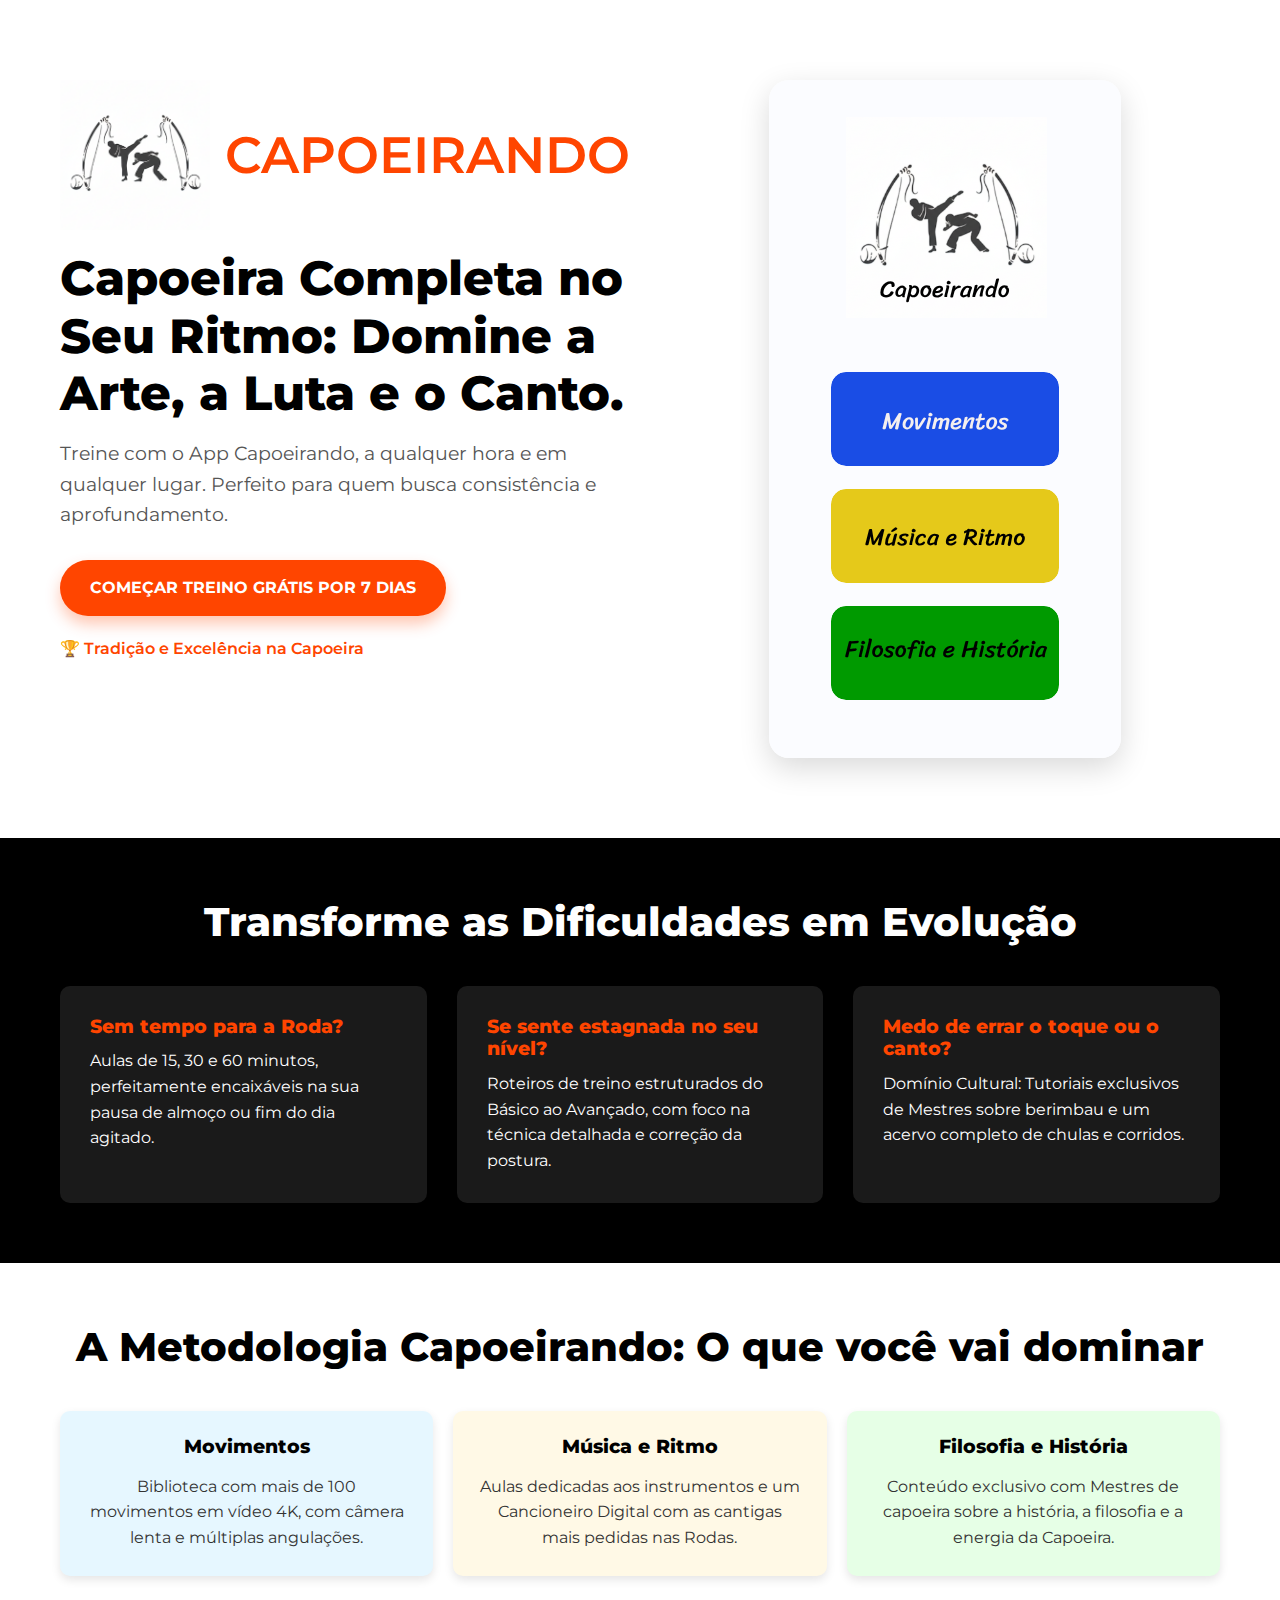
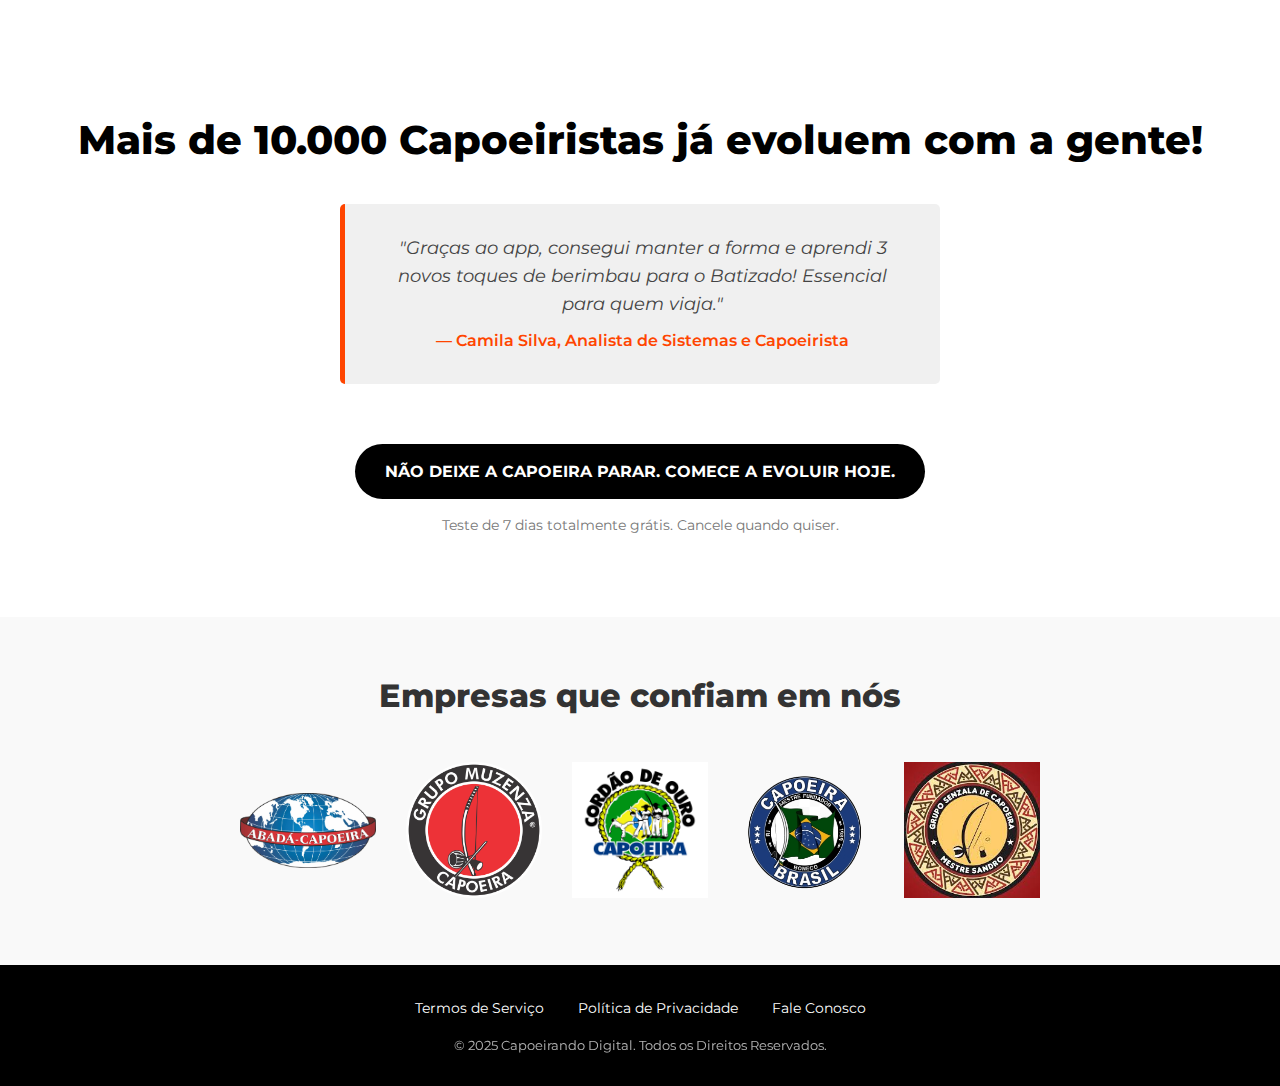
<file: index.html>
<!DOCTYPE html>
<html lang="pt-BR">
<head>
    <meta charset="UTF-8">
    <meta name="viewport" content="width=device-width, initial-scale=1.0">
    <title>Capoeirando | Treine a Qualquer Hora</title>
    <link rel="stylesheet" href="styles.css">
    <link href="https://fonts.googleapis.com/css2?family=Montserrat:wght@400;600;700;800&display=swap" rel="stylesheet">
</head>
<body>

    <header class="hero">
        <div class="container">
            <div class="hero-content">

                <div class="logo-area">
                    <img src="imagens/logo.png" alt="Logo Capoeirando" class="logo">
                    <p class="logo-slogan">Capoeirando</p> </div>
                
                <h1 class="hero-title">Capoeira Completa no Seu Ritmo: Domine a Arte, a Luta e o Canto.</h1>
                
                <p class="hero-subtitle">Treine com o App Capoeirando, a qualquer hora e em qualquer lugar. Perfeito para quem busca consistência e aprofundamento.</p>
                
                <a href="#cta-form" class="cta-button primary">COMEÇAR TREINO GRÁTIS POR 7 DIAS</a>
                
                <p class="hero-credibility">🏆 Tradição e Excelência na Capoeira</p>
            </div>
            <div class="hero-media">
                <img src="imagens/mockup-app.png" alt="Mockup do aplicativo de capoeira em um celular." class="app-mockup">
            </div>
        </div>
    </header>

    <section class="section-drives">
        <div class="container">
            <h2>Transforme as Dificuldades em Evolução</h2>
            <div class="drives-grid">
                <div class="drive-card">
                    <h3>Sem tempo para a Roda?</h3>
                    <p>Aulas de 15, 30 e 60 minutos, perfeitamente encaixáveis na sua pausa de almoço ou fim do dia agitado.</p>
                </div>
                <div class="drive-card">
                    <h3>Se sente estagnada no seu nível?</h3>
                    <p>Roteiros de treino estruturados do Básico ao Avançado, com foco na técnica detalhada e correção da postura.</p>
                </div>
                <div class="drive-card">
                    <h3>Medo de errar o toque ou o canto?</h3>
                    <p>Domínio Cultural: Tutoriais exclusivos de Mestres sobre berimbau e um acervo completo de chulas e corridos.</p>
                </div>
            </div>
        </div>
    </section>

    <section class="section-content">
        <div class="container">
            <h2>A Metodologia Capoeirando: O que você vai dominar</h2>
            <div class="content-pills">
                <div class="pill movements">
                    <h3>Movimentos</h3>
                    <p>Biblioteca com mais de 100 movimentos em vídeo 4K, com câmera lenta e múltiplas angulações.</p>
                </div>
                <div class="pill music">
                    <h3>Música e Ritmo</h3>
                    <p>Aulas dedicadas aos instrumentos e um Cancioneiro Digital com as cantigas mais pedidas nas Rodas.</p>
                </div>
                <div class="pill philosophy">
                    <h3>Filosofia e História</h3>
                    <p>Conteúdo exclusivo com Mestres de capoeira sobre a história, a filosofia e a energia da Capoeira.</p>
                </div>
            </div>
        </div>
    </section>

    <section class="section-social" id="cta-form">
        <div class="container">
            <h2>Mais de 10.000 Capoeiristas já evoluem com a gente!</h2>
            
            <div class="testimonial">
                <p>"Graças ao app, consegui manter a forma e aprendi 3 novos toques de berimbau para o Batizado! Essencial para quem viaja."</p>
                <span>— Camila Silva, Analista de Sistemas e Capoeirista</span>
            </div>

            <a href="#" class="cta-button secondary">Não Deixe a Capoeira Parar. Comece a Evoluir Hoje.</a>
            
            <p class="small-text">Teste de 7 dias totalmente grátis. Cancele quando quiser.</p>
        </div>
    </section>

    <section class="section-social-proof">
    <div class="container">
        <h2>Empresas que confiam em nós</h2>
        <div class="logos-grid">
        <img src="imagens/abada.png" alt="Logo 1">
        <img src="imagens/muzenza.png" alt="Logo 2">
        <img src="imagens/cordao.png" alt="Logo 3">
        <img src="imagens/brasil.png" alt="Logo 4">
        <img src="imagens/senzala.jpeg" alt="Logo 5">
        </div>
    </div>
    </section>

    <footer>
        <div class="container">
            <nav class="footer-nav">
                <a href="#">Termos de Serviço</a>
                <a href="#">Política de Privacidade</a>
                <a href="#">Fale Conosco</a>
            </nav>
            <p>&copy; 2025 Capoeirando Digital. Todos os Direitos Reservados.</p>
        </div>
    </footer>

    <div id="successModal" class="modal">
        <div class="modal-content">
            <span class="close-button">&times;</span>
            <h2>Inscrição Completa!</h2>
            <p>Seu teste gratuito de 7 dias está ativo. Prepare-se para evoluir sua Ginga!</p>
            <button class="cta-button primary modal-close-btn">FECHAR</button>
        </div>
    </div>

    <script src="script2.js"></script>
</body>
</html>
</file>
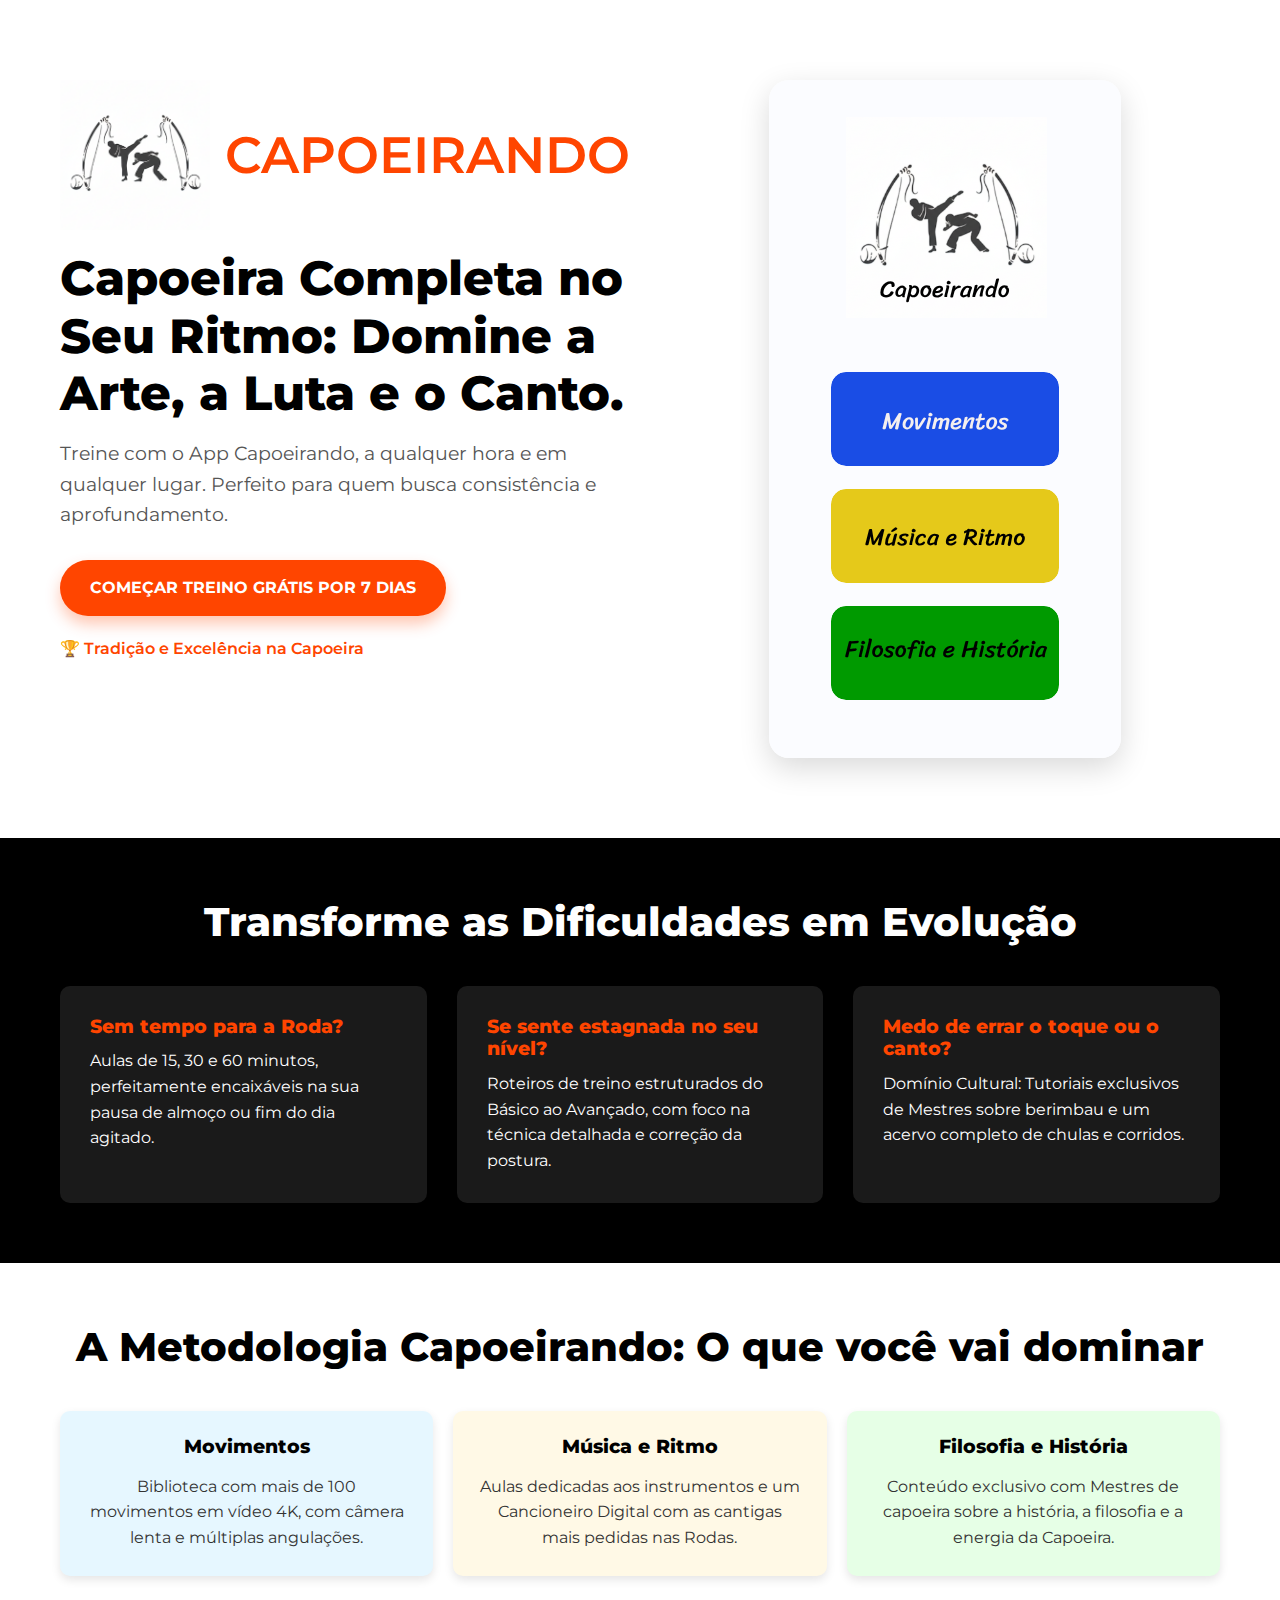
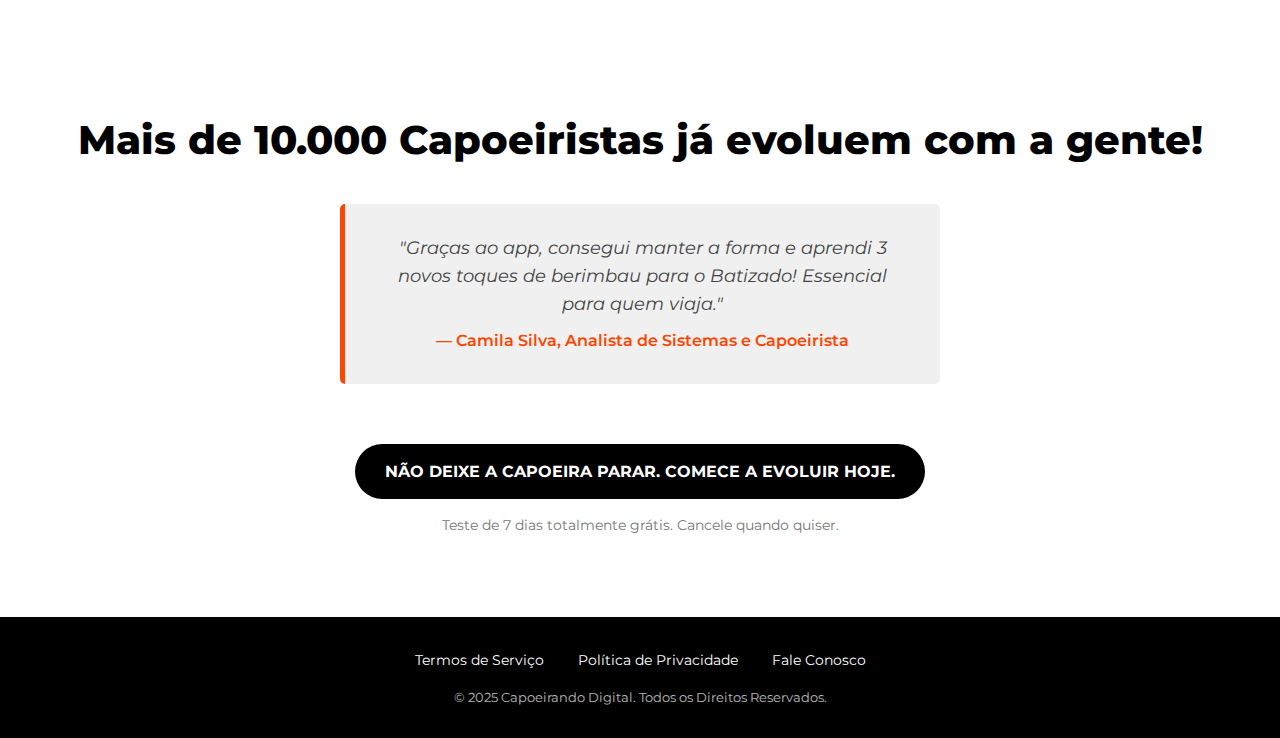
<file: landing.html>
<!DOCTYPE html>
<html lang="pt-BR">
<head>
    <meta charset="UTF-8">
    <meta name="viewport" content="width=device-width, initial-scale=1.0">
    <title>Capoeirando | Treine a Qualquer Hora</title>
    <link rel="stylesheet" href="styles.css">
    <link href="https://fonts.googleapis.com/css2?family=Montserrat:wght@400;600;700;800&display=swap" rel="stylesheet">
</head>
<body>

    <header class="hero">
        <div class="container">
            <div class="hero-content">

                <div class="logo-area">
                    <img src="/imagens/logo.png" alt="Logo Capoeirando" class="logo">
                    <p class="logo-slogan">Capoeirando</p> </div>
                
                <h1 class="hero-title">Capoeira Completa no Seu Ritmo: Domine a Arte, a Luta e o Canto.</h1>
                
                <p class="hero-subtitle">Treine com o App Capoeirando, a qualquer hora e em qualquer lugar. Perfeito para quem busca consistência e aprofundamento.</p>
                
                <a href="#cta-form" class="cta-button primary">COMEÇAR TREINO GRÁTIS POR 7 DIAS</a>
                
                <p class="hero-credibility">🏆 Tradição e Excelência na Capoeira</p>
            </div>
            <div class="hero-media">
                <img src="/imagens/mockup-app.png" alt="Mockup do aplicativo de capoeira em um celular." class="app-mockup">
            </div>
        </div>
    </header>

    <section class="section-drives">
        <div class="container">
            <h2>Transforme as Dificuldades em Evolução</h2>
            <div class="drives-grid">
                <div class="drive-card">
                    <h3>Sem tempo para a Roda?</h3>
                    <p>Aulas de 15, 30 e 60 minutos, perfeitamente encaixáveis na sua pausa de almoço ou fim do dia agitado.</p>
                </div>
                <div class="drive-card">
                    <h3>Se sente estagnada no seu nível?</h3>
                    <p>Roteiros de treino estruturados do Básico ao Avançado, com foco na técnica detalhada e correção da postura.</p>
                </div>
                <div class="drive-card">
                    <h3>Medo de errar o toque ou o canto?</h3>
                    <p>Domínio Cultural: Tutoriais exclusivos de Mestres sobre berimbau e um acervo completo de chulas e corridos.</p>
                </div>
            </div>
        </div>
    </section>

    <section class="section-content">
        <div class="container">
            <h2>A Metodologia Capoeirando: O que você vai dominar</h2>
            <div class="content-pills">
                <div class="pill movements">
                    <h3>Movimentos</h3>
                    <p>Biblioteca com mais de 100 movimentos em vídeo 4K, com câmera lenta e múltiplas angulações.</p>
                </div>
                <div class="pill music">
                    <h3>Música e Ritmo</h3>
                    <p>Aulas dedicadas aos instrumentos e um Cancioneiro Digital com as cantigas mais pedidas nas Rodas.</p>
                </div>
                <div class="pill philosophy">
                    <h3>Filosofia e História</h3>
                    <p>Conteúdo exclusivo com Mestres de capoeira sobre a história, a filosofia e a energia da Capoeira.</p>
                </div>
            </div>
        </div>
    </section>

    <section class="section-social" id="cta-form">
        <div class="container">
            <h2>Mais de 10.000 Capoeiristas já evoluem com a gente!</h2>
            
            <div class="testimonial">
                <p>"Graças ao app, consegui manter a forma e aprendi 3 novos toques de berimbau para o Batizado! Essencial para quem viaja."</p>
                <span>— Camila Silva, Analista de Sistemas e Capoeirista</span>
            </div>

            <a href="#" class="cta-button secondary">Não Deixe a Capoeira Parar. Comece a Evoluir Hoje.</a>
            
            <p class="small-text">Teste de 7 dias totalmente grátis. Cancele quando quiser.</p>
        </div>
    </section>

    <footer>
        <div class="container">
            <nav class="footer-nav">
                <a href="#">Termos de Serviço</a>
                <a href="#">Política de Privacidade</a>
                <a href="#">Fale Conosco</a>
            </nav>
            <p>&copy; 2025 Capoeirando Digital. Todos os Direitos Reservados.</p>
        </div>
    </footer>

    <div id="successModal" class="modal">
        <div class="modal-content">
            <span class="close-button">&times;</span>
            <h2>Inscrição Completa!</h2>
            <p>Seu teste gratuito de 7 dias está ativo. Prepare-se para evoluir sua Ginga!</p>
            <button class="cta-button primary modal-close-btn">FECHAR</button>
        </div>
    </div>

    <script src="script2.js"></script>
</body>
</html>
</file>
<file: styles.css>
/* Reset Básico */
* {
    margin: 0;
    padding: 0;
    box-sizing: border-box;
}

body {
    font-family: 'Montserrat', sans-serif; /* Fonte moderna e legível */
    line-height: 1.6;
    color: #333;
    background-color: #f8f8f8;
}

.container {
    max-width: 1200px;
    margin: 0 auto;
    padding: 0 20px;
}

/* Cores Inspiradas em Capoeira e Muzenza (Adaptáveis) */
:root {
    --color-primary: #FF4500; /* Laranja/Vermelho Forte - Energia */
    --color-secondary: #000000; /* Preto - Força e Base */
    --color-accent: #008000; /* Verde - Natureza e Tradição (Alternativo) */
    --color-text: #333;
    --color-light: #fff;
}

/* --- ESTILO GERAL --- */
h1, h2, h3 {
    font-weight: 800;
    line-height: 1.2;
    margin-bottom: 15px;
}

h2 {
    font-size: 2.5rem;
    text-align: center;
    margin-bottom: 40px;
    color: var(--color-secondary);
}

.cta-button {
    display: inline-block;
    padding: 15px 30px;
    border-radius: 50px;
    text-transform: uppercase;
    font-weight: 700;
    text-decoration: none;
    transition: background-color 0.3s ease, transform 0.2s ease;
    text-align: center;
}

.cta-button.primary {
    background-color: var(--color-primary);
    color: var(--color-light);
    box-shadow: 0 8px 15px rgba(255, 69, 0, 0.3);
}

.cta-button.primary:hover {
    background-color: #e04000;
    transform: translateY(-2px);
}

.cta-button.secondary {
    background-color: var(--color-secondary);
    color: var(--color-light);
    margin-top: 20px;
}

.cta-button.secondary:hover {
    background-color: #1a1a1a;
    transform: translateY(-2px);
}

/* --- 1. HERO SECTION --- */
.hero {
    background: var(--color-light);
    padding: 80px 0;
    min-height: 80vh;
}

.hero .container {
    display: flex;
    align-items: flex-start;
    gap: 40px;
}

.hero-content {
    flex: 1;
    max-width: 50%; /* Ocupa 50% do espaço no desktop */
}

.hero-title {
    font-size: 3rem;
    color: var(--color-secondary);
}

.hero-subtitle {
    font-size: 1.2rem;
    margin-bottom: 30px;
    color: #555;
}

.hero-media {
    flex: 1;
    display: flex;
    justify-content: center;
    align-items: center;
}

.app-mockup {
    max-width: 100%;
    height: auto;
    border-radius: 20px;
    box-shadow: 0 10px 30px rgba(0, 0, 0, 0.15);
}

.logo-area {
    /* Usa Flexbox para colocar logo e texto na mesma linha */
    display: flex;
    align-items: center; /* Centraliza verticalmente o logo e o texto */
    gap: 15px; /* Espaço entre o logo e o texto */
    margin-bottom: 20px; /* Mantém a margem de 20px que o logo tinha antes */
}

.logo {
    max-width: 150px;
    margin-bottom: 0px;
}

.logo-slogan {
    font-size: 3.2rem;
    font-weight: 600;
    color: var(--color-primary); /* Use uma cor de destaque, como o Vermelho/Laranja */
    text-transform: uppercase;
}

@media (max-width: 600px) {
    .logo-slogan {
        /* Reduz o tamanho da fonte no mobile para não quebrar a linha */
        font-size: 1rem;
    }
}

.hero-credibility {
    margin-top: 20px;
    font-weight: 600;
    color: var(--color-primary);
}

/* --- 2. SEÇÃO RESOLVER DORES --- */
.section-drives {
    padding: 60px 0;
    background-color: var(--color-secondary);
    color: var(--color-light);
}

.section-drives h2 {
    color: var(--color-light);
}

.drives-grid {
    display: grid;
    grid-template-columns: repeat(auto-fit, minmax(300px, 1fr));
    gap: 30px;
}

.drive-card {
    background-color: #1a1a1a;
    padding: 30px;
    border-radius: 10px;
    box-shadow: 0 5px 15px rgba(0, 0, 0, 0.2);
}

.drive-card h3 {
    color: var(--color-primary);
    margin-bottom: 10px;
}

/* --- 3. SEÇÃO CONTEÚDO EXCLUSIVO --- */
.section-content {
    padding: 60px 0;
    background-color: var(--color-light);
}

.content-pills {
    display: flex;
    justify-content: space-around;
    gap: 20px;
}

.pill {
    flex: 1;
    padding: 25px;
    border-radius: 10px;
    text-align: center;
    box-shadow: 0 4px 10px rgba(0, 0, 0, 0.1);
}

.pill.movements {
    background-color: #e6f7ff; /* Azul claro */
}
.pill.music {
    background-color: #fff9e6; /* Amarelo claro */
}
.pill.philosophy {
    background-color: #e6ffe6; /* Verde claro */
}

.pill h3 {
    color: var(--color-secondary);
}

/* --- 4. SEÇÃO PROVA SOCIAL E CTA FINAL --- */
.section-social {
    padding: 80px 0;
    text-align: center;
    background-color: #fff;
}

.testimonial {
    max-width: 600px;
    margin: 40px auto;
    padding: 30px;
    border-left: 5px solid var(--color-primary);
    background-color: #f0f0f0;
    border-radius: 5px;
}

.testimonial p {
    font-style: italic;
    font-size: 1.1rem;
    margin-bottom: 10px;
    color: #444;
}

.testimonial span {
    display: block;
    font-weight: 600;
    color: var(--color-primary);
}

.small-text {
    margin-top: 15px;
    color: #777;
    font-size: 0.9rem;
}

/* --- 5. RODAPÉ --- */
footer {
    background-color: var(--color-secondary);
    color: var(--color-light);
    padding: 30px 0;
    text-align: center;
}

.footer-nav a {
    color: var(--color-light);
    text-decoration: none;
    margin: 0 15px;
    font-size: 0.9rem;
}

footer p {
    margin-top: 15px;
    font-size: 0.8rem;
    opacity: 0.7;
}

/* --- RESPONSIVIDADE (MOBILE FIRST) --- */
@media (max-width: 1070px) {
    /* HERO: Muda de lado a lado para empilhado */
    .hero .container {
        flex-direction: column;
        text-align: center;
        padding-top: 40px;
    }

    .hero-content {
        max-width: 100%;
        order: 2; /* Move o conteúdo para baixo do mockup */
    }

    .hero-media {
        order: 1; /* Move o mockup para cima */
        margin-bottom: 60px;
        /*max-height: 70vh; /* Ocupa no máximo 70% da altura da tela */
        overflow: hidden;
    }

    .app-mockup {
        max-height: 100%;
        width: auto;
    }

    .hero-title {
        font-size: 2.2rem;
    }

    .hero-subtitle {
        font-size: 1rem;
    }

    .cta-button {
        width: 100%; /* Botões preenchem a largura no mobile */
    }
}

@media (max-width: 600px) {
    h2 {
        font-size: 1.8rem;
    }

    .content-pills {
        flex-direction: column; /* Pilares de conteúdo empilhados */
    }
    
    .footer-nav a {
        display: block;
        margin: 10px 0;
    }

    .hero {
        padding: 40px 0;
    }

}

.modal {
    /* Inicialmente oculto */
    display: none; 
    position: fixed;
    z-index: 1000; /* Garante que fique acima de todo o conteúdo */
    left: 0;
    top: 0;
    width: 100%;
    height: 100%;
    overflow: auto;
    background-color: rgba(0, 0, 0, 0.7); /* Fundo escuro */
    backdrop-filter: blur(5px); /* Efeito moderno de desfoque */
    
    /* Centraliza o modal na tela */
    /*display: flex;*/
    justify-content: center;
    align-items: center;
}

.modal-content {
    background-color: var(--color-light);
    /* margin: auto; */
    padding: 30px;
    border-radius: 10px;
    width: 90%;
    max-width: 450px;
    box-shadow: 0 5px 15px rgba(0, 0, 0, 0.3);
    text-align: center;
    position: relative;
    animation: fadeIn 0.3s ease-out; /* Animação de entrada */
}

/* Botão de fechar (X) */
.close-button {
    color: #aaa;
    float: right;
    font-size: 28px;
    font-weight: bold;
    position: absolute;
    top: 10px;
    right: 15px;
    cursor: pointer;
}

.close-button:hover,
.close-button:focus {
    color: var(--color-primary);
    text-decoration: none;
    cursor: pointer;
}

.modal-content h2 {
    color: var(--color-secondary);
    margin-top: 10px;
}

.modal-content p {
    margin-bottom: 25px;
}

.modal-close-btn {
    padding: 10px 20px;
    font-size: 1rem;
}

/* Animação para entrada */
@keyframes fadeIn {
    from { opacity: 0; transform: scale(0.9); }
    to { opacity: 1; transform: scale(1); }
}

.modal-open {
    overflow: hidden;
}

.section-social-proof {
  padding: 60px 20px;
  text-align: center;
  background-color: #f9f9f9; /* ajuste conforme o padrão da sua página */
}

.section-social-proof h2 {
  font-size: 2rem;
  margin-bottom: 40px;
  color: #333;
}

.logos-grid {
  display: grid;
  grid-template-columns: repeat(auto-fit, minmax(120px, 1fr));
  gap: 30px;
  justify-items: center;
  align-items: center;
  max-width: 800px;
  margin: 0 auto;
}

.logos-grid img {
  max-width: 150px;
  width: 100%;
  height: auto;
  filter: grayscale(0%);
  transition: filter 0.3s ease;
}

.logos-grid img:hover {
  filter: grayscale(100%);
}
</file>
